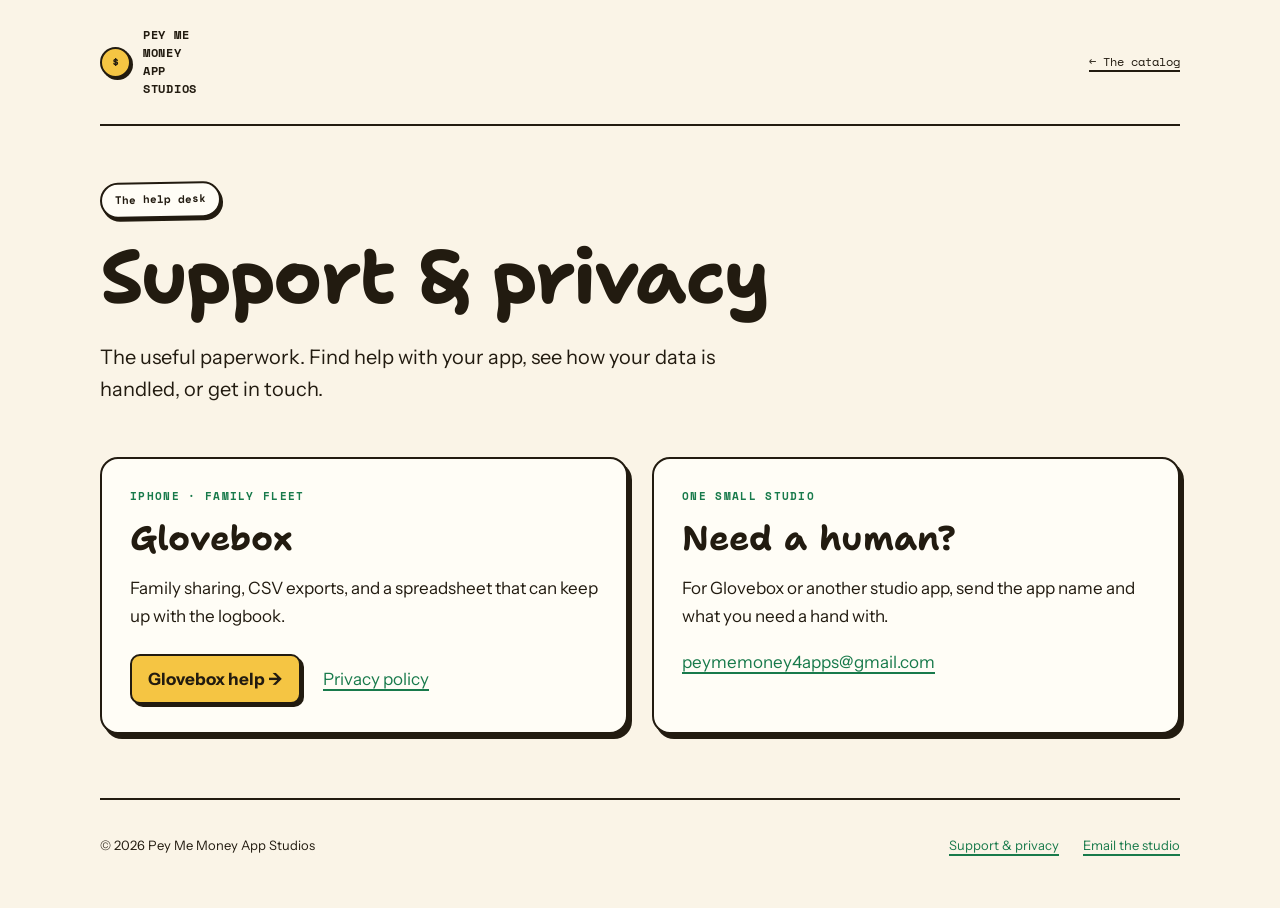
<file: support/index.html>
<!doctype html>
<html lang="en">
<head>
<meta charset="utf-8">
<meta name="viewport" content="width=device-width, initial-scale=1">
<title>Support &amp; privacy · Pey Me Money App Studios</title>
<meta name="description" content="Help, privacy information, and contact details for Pey Me Money App Studios.">
<link rel="canonical" href="https://peytoncchen.github.io/support/">
<link rel="preconnect" href="https://fonts.googleapis.com">
<link rel="preconnect" href="https://fonts.gstatic.com" crossorigin>
<link rel="stylesheet" href="/support/support.css">
</head>
<body>
<a class="skip" href="#main">Skip to content</a>
<header class="site-header wrap">
  <a class="brand" href="/"><span class="coin" aria-hidden="true">$</span><span>Pey Me Money<br>App Studios</span></a>
  <a class="back" href="/">← The catalog</a>
</header>
<main id="main" class="wrap">
<div class="hero">
  <span class="stamp">The help desk</span>
  <h1>Support &amp; privacy</h1>
  <p class="lede">The useful paperwork. Find help with your app, see how your data is handled, or get in touch.</p>
</div>
<div class="cards">
  <section class="card" aria-labelledby="glovebox-title">
    <p class="eyebrow">iPhone · family fleet</p>
    <h2 id="glovebox-title">Glovebox</h2>
    <p>Family sharing, CSV exports, and a spreadsheet that can keep up with the logbook.</p>
    <div class="actions"><a class="button" href="/support/glovebox/">Glovebox help →</a><a href="/support/glovebox/privacy/">Privacy policy</a></div>
  </section>
  <section class="card" aria-labelledby="contact-title">
    <p class="eyebrow">One small studio</p>
    <h2 id="contact-title">Need a human?</h2>
    <p>For Glovebox or another studio app, send the app name and what you need a hand with.</p>
    <p><a class="email" href="mailto:peymemoney4apps@gmail.com">peymemoney4apps@gmail.com</a></p>
  </section>
</div>
</main>
<footer class="site-footer wrap">
  <p>© 2026 Pey Me Money App Studios</p>
  <nav aria-label="Footer"><a href="/support/">Support &amp; privacy</a><a href="mailto:peymemoney4apps@gmail.com">Email the studio</a></nav>
</footer>
</body>
</html>
</file>
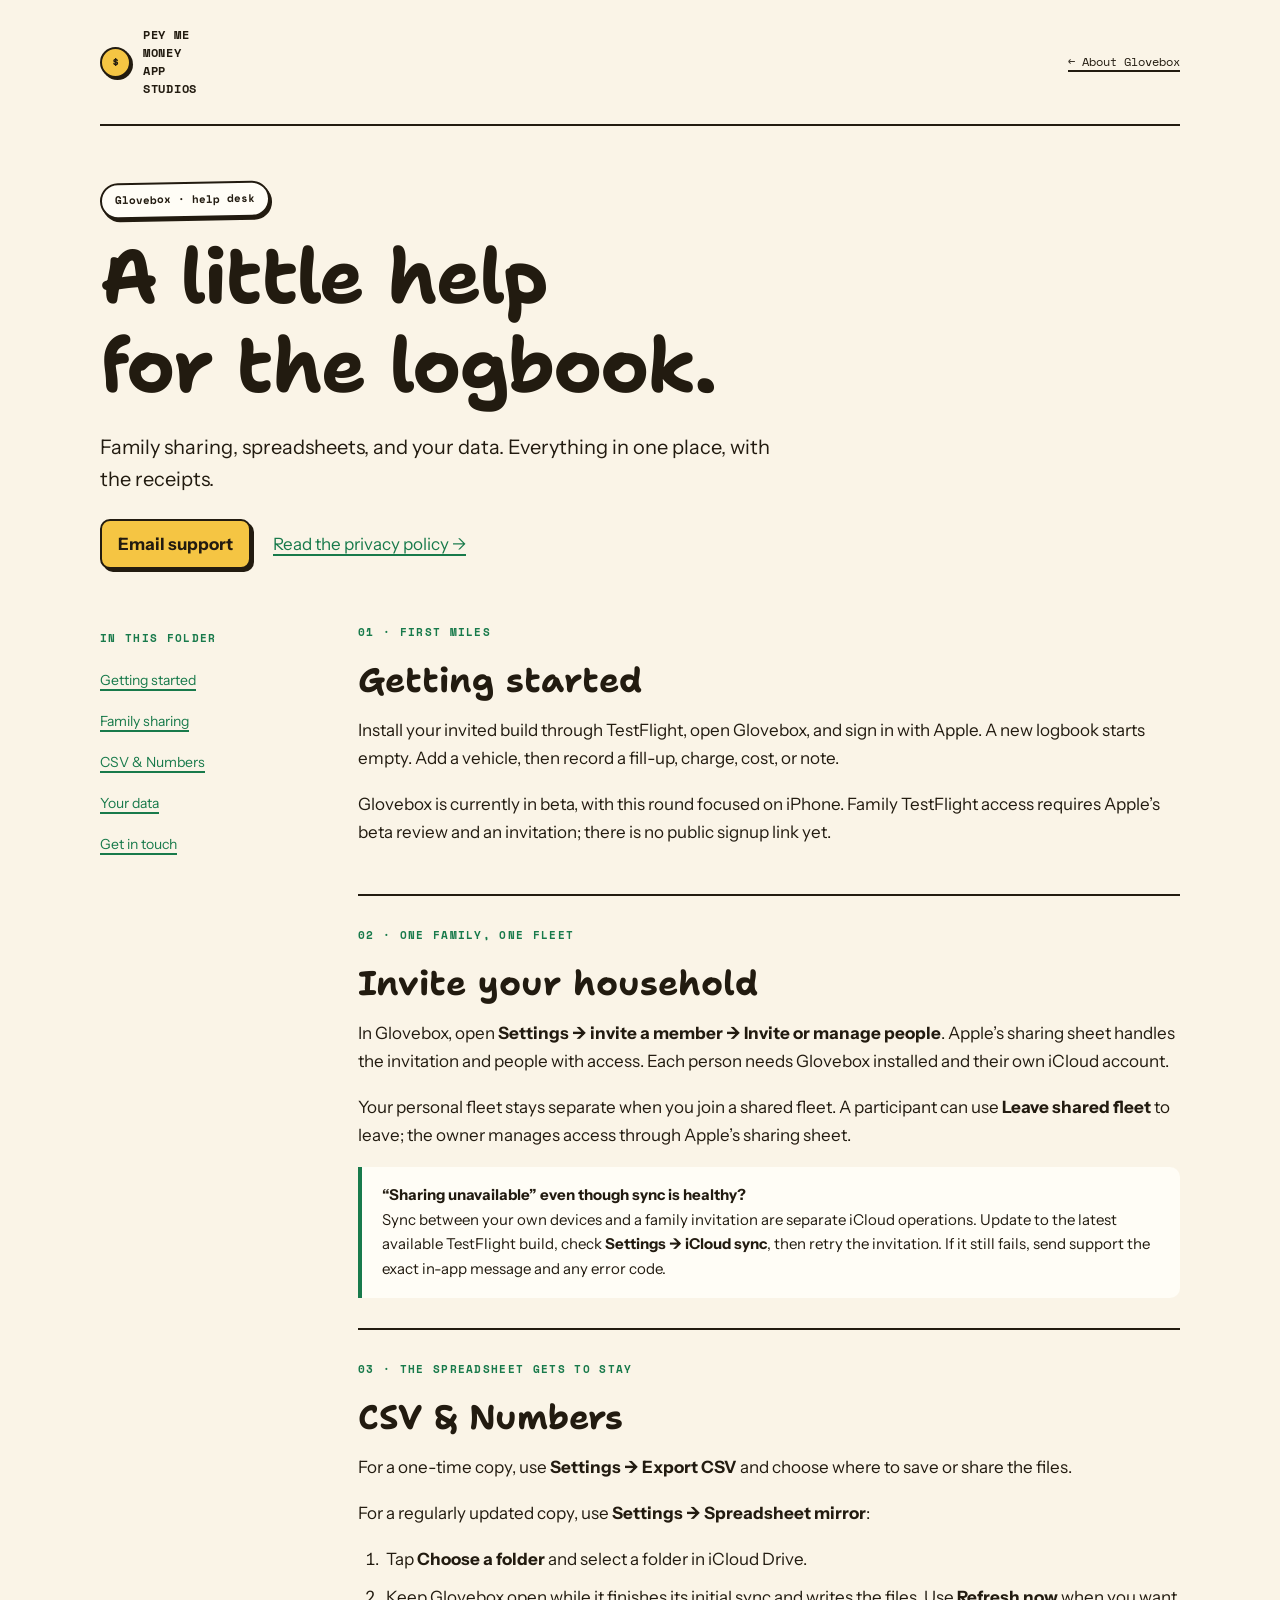
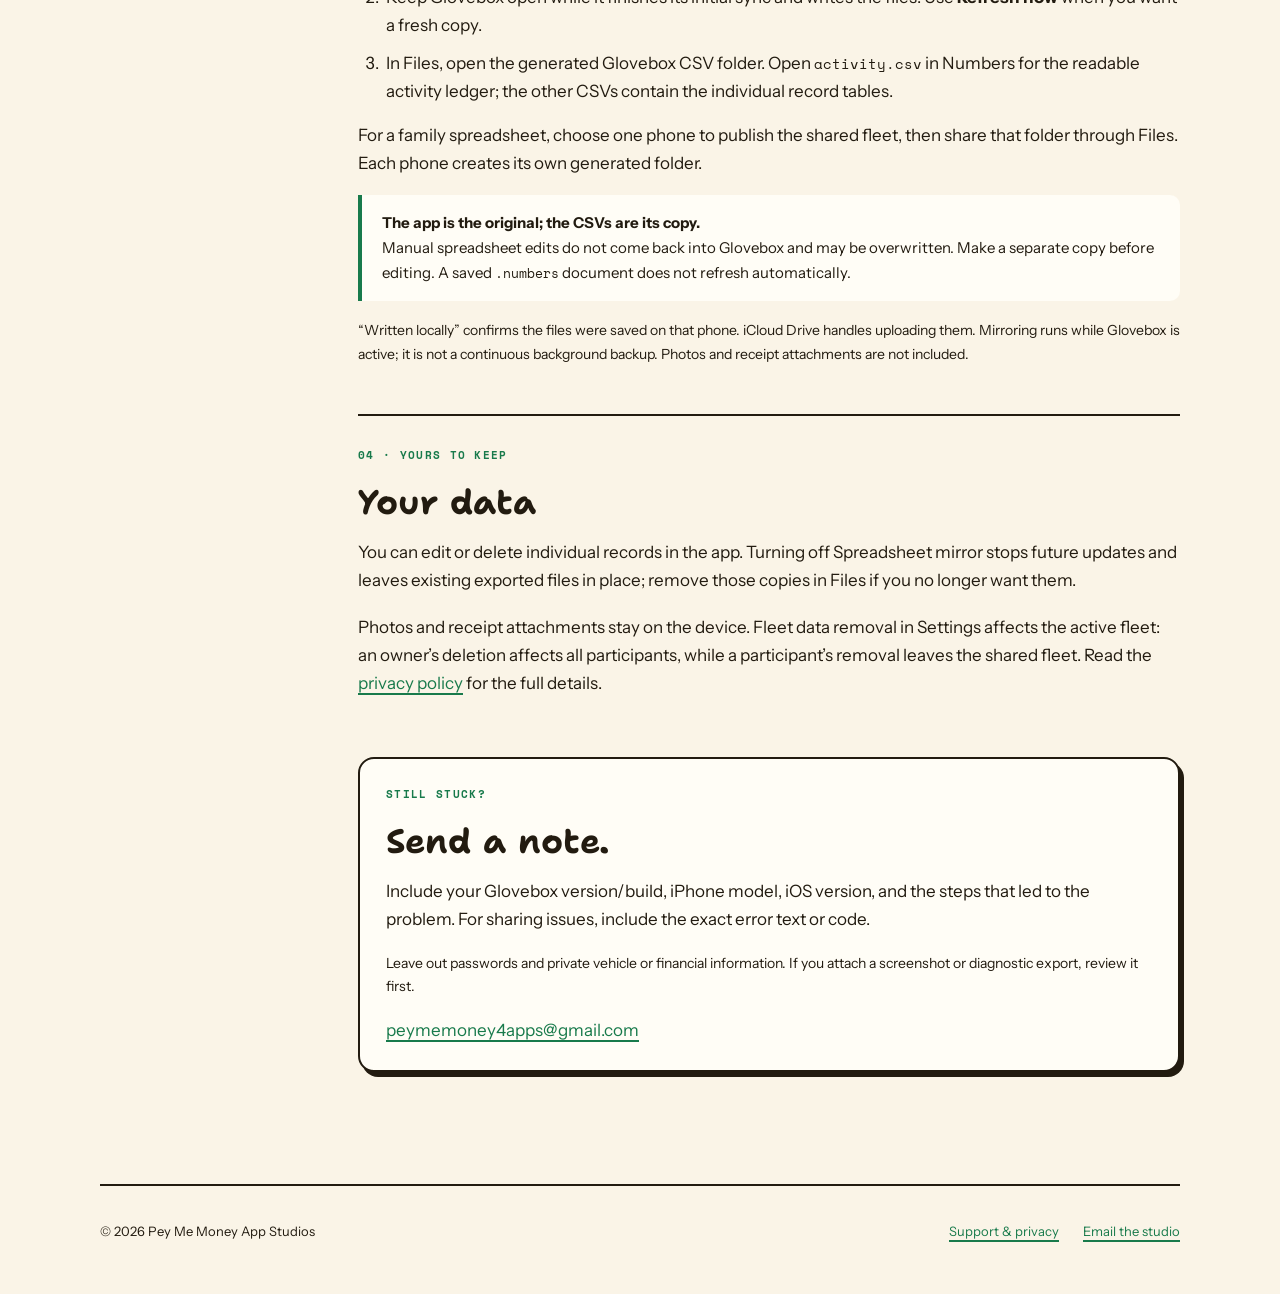
<file: support/glovebox/index.html>
<!doctype html>
<html lang="en">
<head>
<meta charset="utf-8">
<meta name="viewport" content="width=device-width, initial-scale=1">
<title>Glovebox support · Pey Me Money App Studios</title>
<meta name="description" content="Help with Glovebox family sharing, CSV export, Numbers, iCloud Drive, and your data.">
<link rel="canonical" href="https://peytoncchen.github.io/support/glovebox/">
<link rel="preconnect" href="https://fonts.googleapis.com">
<link rel="preconnect" href="https://fonts.gstatic.com" crossorigin>
<link rel="stylesheet" href="/support/support.css">
</head>
<body>
<a class="skip" href="#main">Skip to content</a>
<header class="site-header wrap">
  <a class="brand" href="/"><span class="coin" aria-hidden="true">$</span><span>Pey Me Money<br>App Studios</span></a>
  <a class="back" href="/#glovebox">← About Glovebox</a>
</header>
<main id="main" class="wrap">
<div class="hero">
  <span class="stamp">Glovebox · help desk</span>
  <h1>A little help<br>for the logbook.</h1>
  <p class="lede">Family sharing, spreadsheets, and your data. Everything in one place, with the receipts.</p>
  <div class="actions"><a class="button" href="mailto:peymemoney4apps@gmail.com?subject=Glovebox%20support">Email support</a><a href="/support/glovebox/privacy/">Read the privacy policy →</a></div>
</div>
<div class="guide">
  <nav class="toc" aria-label="On this page">
    <p class="eyebrow">In this folder</p>
    <a href="#getting-started">Getting started</a>
    <a href="#family-sharing">Family sharing</a>
    <a href="#spreadsheets">CSV &amp; Numbers</a>
    <a href="#your-data">Your data</a>
    <a href="#contact">Get in touch</a>
  </nav>
  <div class="content">
    <section id="getting-started">
      <p class="eyebrow">01 · First miles</p>
      <h2>Getting started</h2>
      <p>Install your invited build through TestFlight, open Glovebox, and sign in with Apple. A new logbook starts empty. Add a vehicle, then record a fill-up, charge, cost, or note.</p>
      <p>Glovebox is currently in beta, with this round focused on iPhone. Family TestFlight access requires Apple’s beta review and an invitation; there is no public signup link yet.</p>
    </section>
    <section id="family-sharing">
      <p class="eyebrow">02 · One family, one fleet</p>
      <h2>Invite your household</h2>
      <p>In Glovebox, open <strong>Settings → invite a member → Invite or manage people</strong>. Apple’s sharing sheet handles the invitation and people with access. Each person needs Glovebox installed and their own iCloud account.</p>
      <p>Your personal fleet stays separate when you join a shared fleet. A participant can use <strong>Leave shared fleet</strong> to leave; the owner manages access through Apple’s sharing sheet.</p>
      <div class="note"><strong>“Sharing unavailable” even though sync is healthy?</strong><br>Sync between your own devices and a family invitation are separate iCloud operations. Update to the latest available TestFlight build, check <strong>Settings → iCloud sync</strong>, then retry the invitation. If it still fails, send support the exact in-app message and any error code.</div>
    </section>
    <section id="spreadsheets">
      <p class="eyebrow">03 · The spreadsheet gets to stay</p>
      <h2>CSV &amp; Numbers</h2>
      <p>For a one-time copy, use <strong>Settings → Export CSV</strong> and choose where to save or share the files.</p>
      <p>For a regularly updated copy, use <strong>Settings → Spreadsheet mirror</strong>:</p>
      <ol>
        <li>Tap <strong>Choose a folder</strong> and select a folder in iCloud Drive.</li>
        <li>Keep Glovebox open while it finishes its initial sync and writes the files. Use <strong>Refresh now</strong> when you want a fresh copy.</li>
        <li>In Files, open the generated Glovebox CSV folder. Open <code>activity.csv</code> in Numbers for the readable activity ledger; the other CSVs contain the individual record tables.</li>
      </ol>
      <p>For a family spreadsheet, choose one phone to publish the shared fleet, then share that folder through Files. Each phone creates its own generated folder.</p>
      <div class="note"><strong>The app is the original; the CSVs are its copy.</strong><br>Manual spreadsheet edits do not come back into Glovebox and may be overwritten. Make a separate copy before editing. A saved <code>.numbers</code> document does not refresh automatically.</div>
      <p class="small" style="margin-top:18px">“Written locally” confirms the files were saved on that phone. iCloud Drive handles uploading them. Mirroring runs while Glovebox is active; it is not a continuous background backup. Photos and receipt attachments are not included.</p>
    </section>
    <section id="your-data">
      <p class="eyebrow">04 · Yours to keep</p>
      <h2>Your data</h2>
      <p>You can edit or delete individual records in the app. Turning off Spreadsheet mirror stops future updates and leaves existing exported files in place; remove those copies in Files if you no longer want them.</p>
      <p>Photos and receipt attachments stay on the device. Fleet data removal in Settings affects the active fleet: an owner’s deletion affects all participants, while a participant’s removal leaves the shared fleet. Read the <a href="/support/glovebox/privacy/">privacy policy</a> for the full details.</p>
    </section>
    <section id="contact" class="contact">
      <p class="eyebrow">Still stuck?</p>
      <h2>Send a note.</h2>
      <p>Include your Glovebox version/build, iPhone model, iOS version, and the steps that led to the problem. For sharing issues, include the exact error text or code.</p>
      <p class="small">Leave out passwords and private vehicle or financial information. If you attach a screenshot or diagnostic export, review it first.</p>
      <a class="email" href="mailto:peymemoney4apps@gmail.com?subject=Glovebox%20support">peymemoney4apps@gmail.com</a>
    </section>
  </div>
</div>
</main>
<footer class="site-footer wrap">
  <p>© 2026 Pey Me Money App Studios</p>
  <nav aria-label="Footer"><a href="/support/">Support &amp; privacy</a><a href="mailto:peymemoney4apps@gmail.com">Email the studio</a></nav>
</footer>
</body>
</html>
</file>
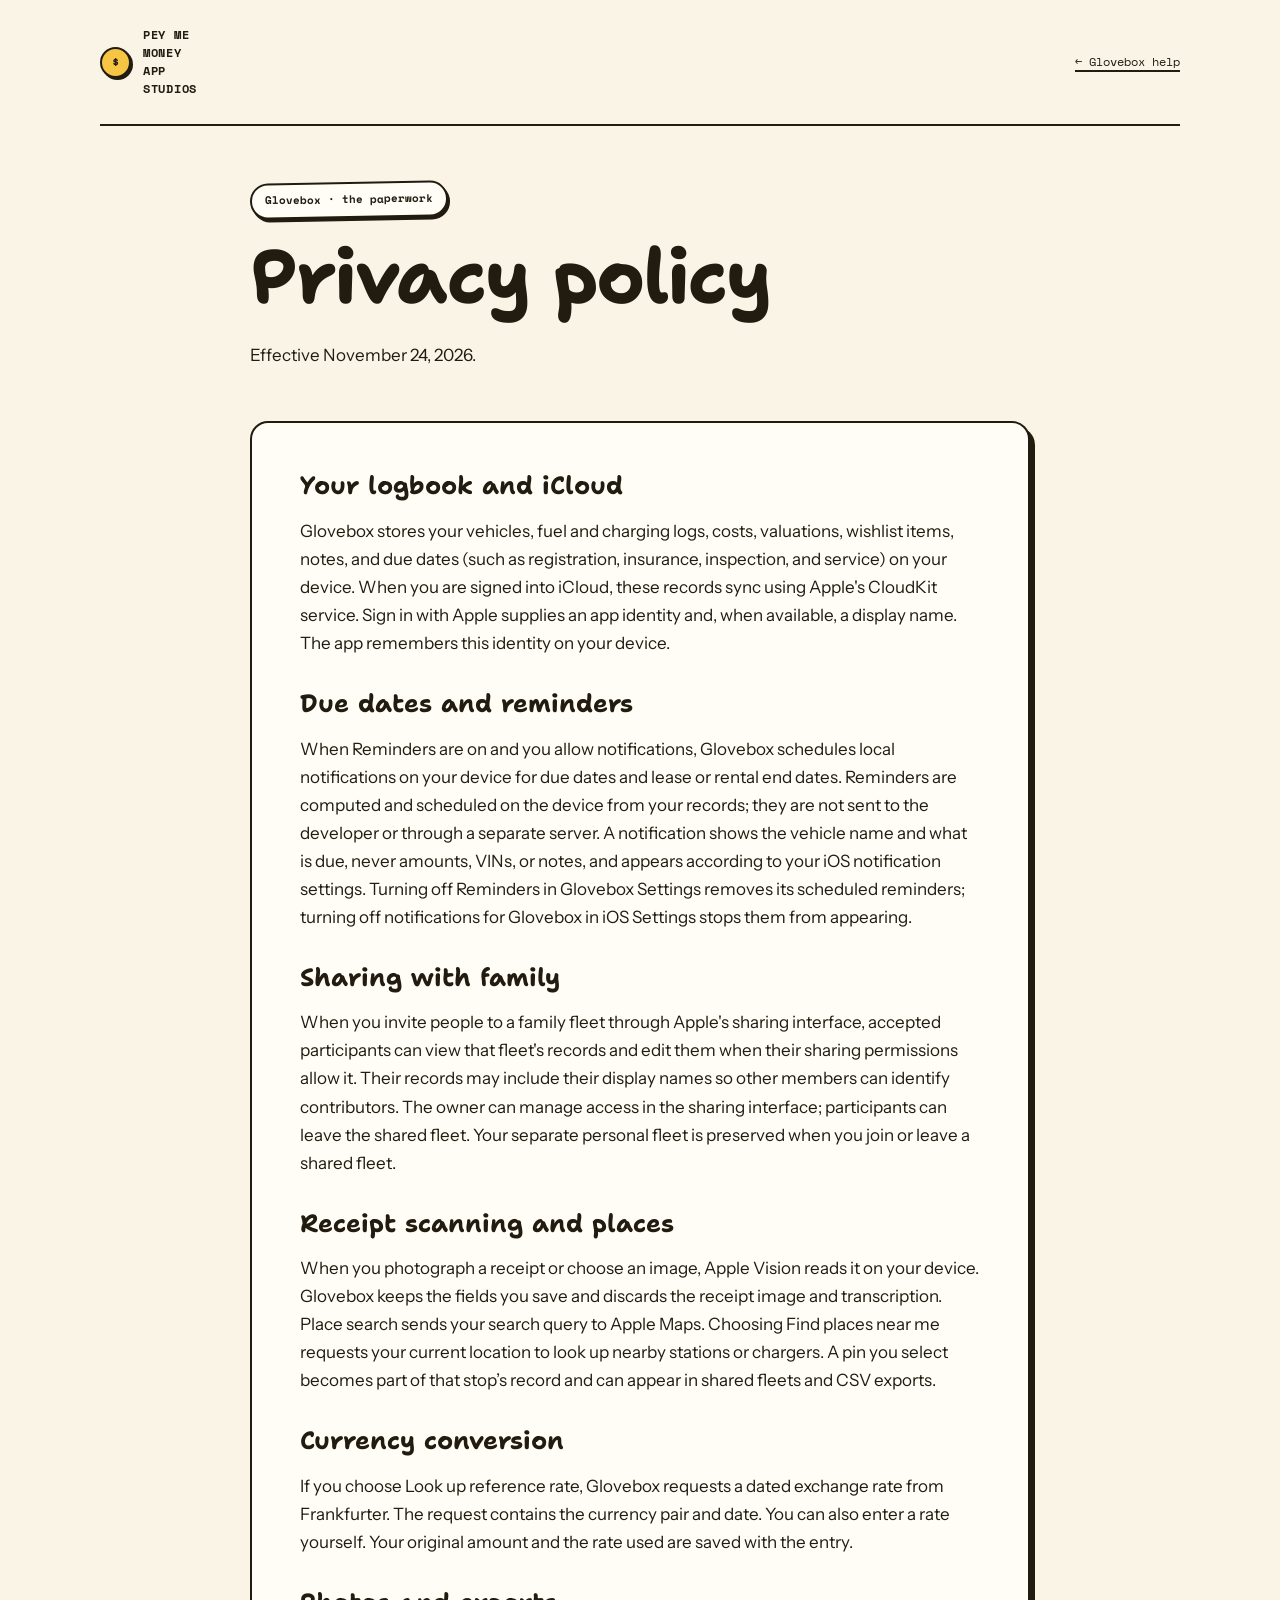
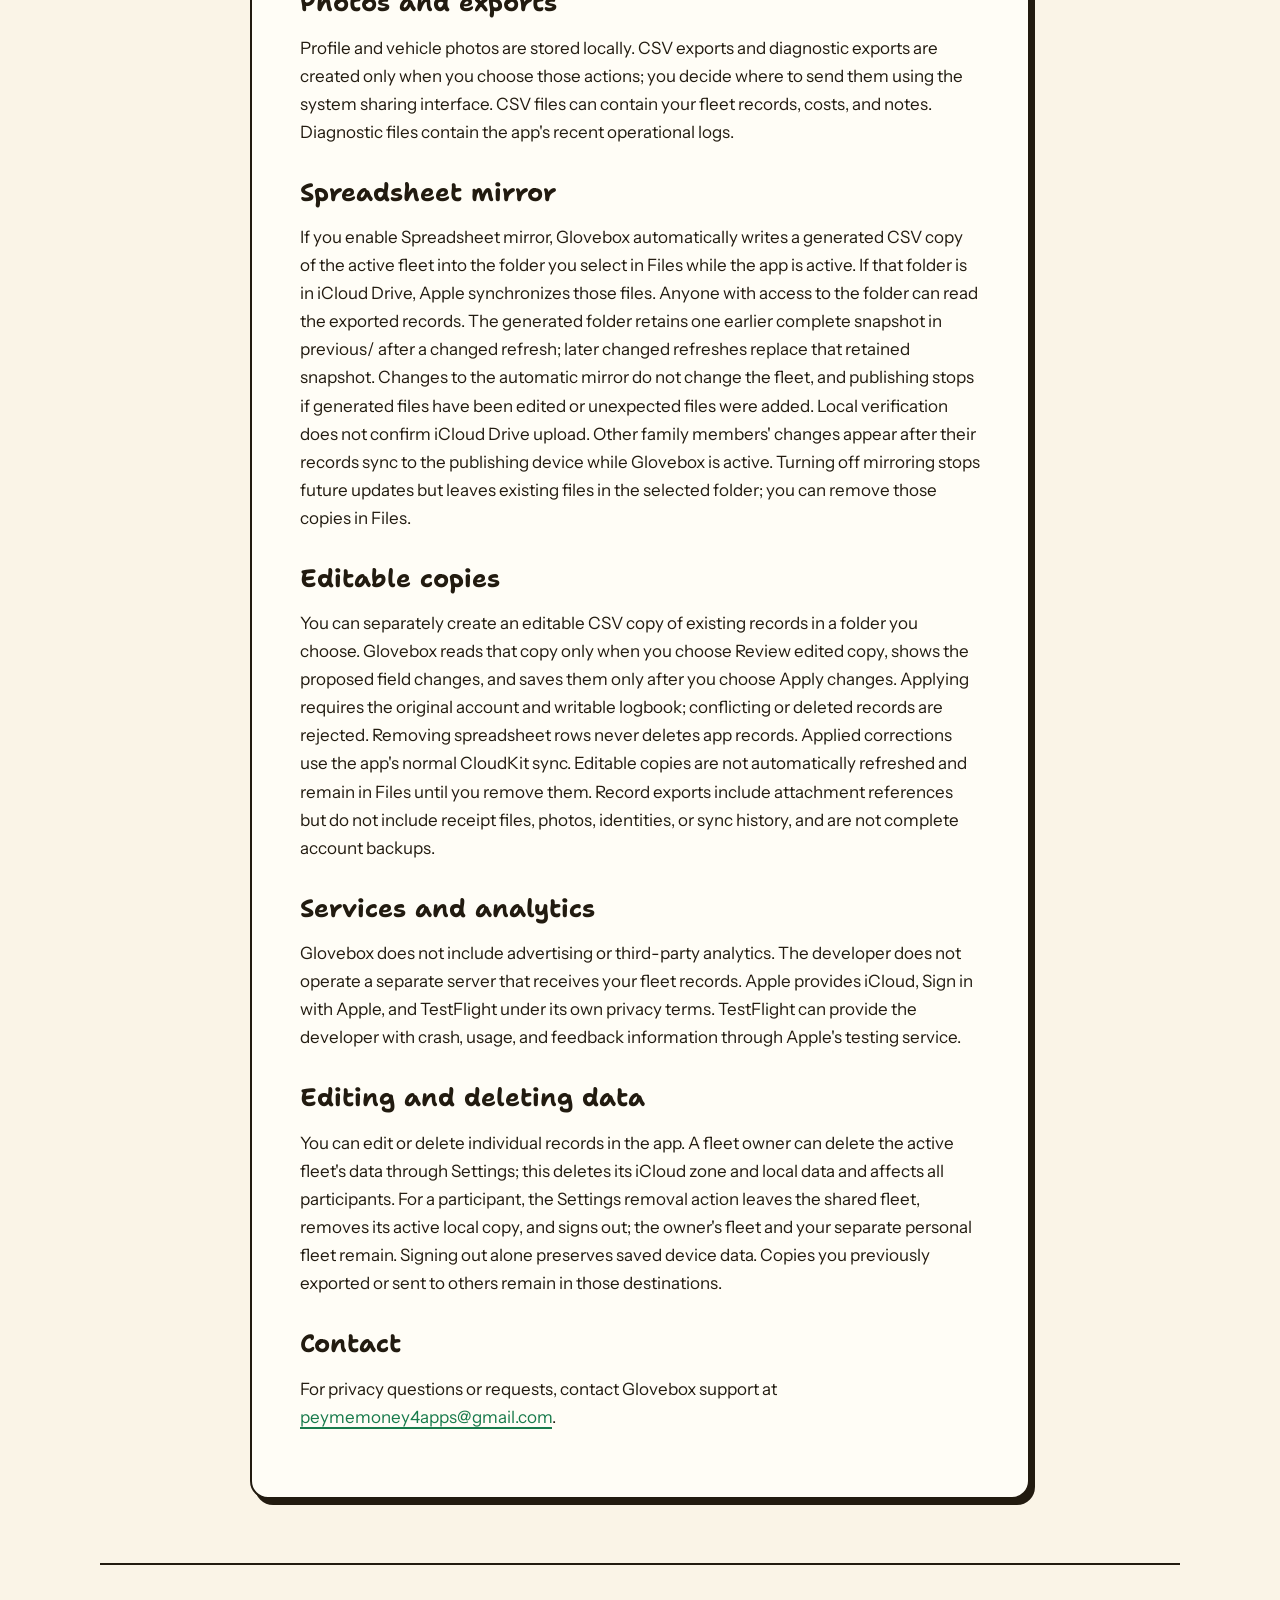
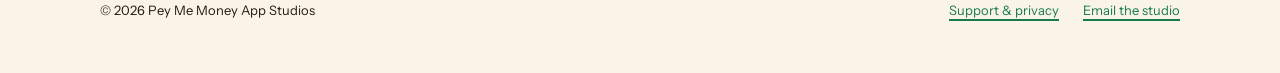
<file: support/glovebox/privacy/index.html>
<!doctype html>
<html lang="en">
<head>
<meta charset="utf-8">
<meta name="viewport" content="width=device-width, initial-scale=1">
<title>Glovebox privacy policy · Pey Me Money App Studios</title>
<meta name="description" content="How Glovebox handles your records, iCloud sharing, reminders, CSV exports, and data deletion.">
<link rel="canonical" href="https://peytoncchen.github.io/support/glovebox/privacy/">
<link rel="preconnect" href="https://fonts.googleapis.com">
<link rel="preconnect" href="https://fonts.gstatic.com" crossorigin>
<link rel="stylesheet" href="/support/support.css">
</head>
<body>
<a class="skip" href="#main">Skip to content</a>
<header class="site-header wrap">
  <a class="brand" href="/"><span class="coin" aria-hidden="true">$</span><span>Pey Me Money<br>App Studios</span></a>
  <a class="back" href="/support/glovebox/">← Glovebox help</a>
</header>
<main id="main" class="wrap"><div class="policy"><div class="hero"><span class="stamp">Glovebox · the paperwork</span><h1>Privacy policy</h1><p>Effective November 24, 2026.</p></div><article class="paper"><section><h2>Your logbook and iCloud</h2><p>Glovebox stores your vehicles, fuel and charging logs, costs, valuations, wishlist items, notes, and due dates (such as registration, insurance, inspection, and service) on your device. When you are signed into iCloud, these records sync using Apple&#x27;s CloudKit service. Sign in with Apple supplies an app identity and, when available, a display name. The app remembers this identity on your device.</p></section>
<section><h2>Due dates and reminders</h2><p>When Reminders are on and you allow notifications, Glovebox schedules local notifications on your device for due dates and lease or rental end dates. Reminders are computed and scheduled on the device from your records; they are not sent to the developer or through a separate server. A notification shows the vehicle name and what is due, never amounts, VINs, or notes, and appears according to your iOS notification settings. Turning off Reminders in Glovebox Settings removes its scheduled reminders; turning off notifications for Glovebox in iOS Settings stops them from appearing.</p></section>
<section><h2>Sharing with family</h2><p>When you invite people to a family fleet through Apple&#x27;s sharing interface, accepted participants can view that fleet&#x27;s records and edit them when their sharing permissions allow it. Their records may include their display names so other members can identify contributors. The owner can manage access in the sharing interface; participants can leave the shared fleet. Your separate personal fleet is preserved when you join or leave a shared fleet.</p></section>
<section><h2>Receipt scanning and places</h2><p>When you photograph a receipt or choose an image, Apple Vision reads it on your device. Glovebox keeps the fields you save and discards the receipt image and transcription. Place search sends your search query to Apple Maps. Choosing Find places near me requests your current location to look up nearby stations or chargers. A pin you select becomes part of that stop’s record and can appear in shared fleets and CSV exports.</p></section>
<section><h2>Currency conversion</h2><p>If you choose Look up reference rate, Glovebox requests a dated exchange rate from Frankfurter. The request contains the currency pair and date. You can also enter a rate yourself. Your original amount and the rate used are saved with the entry.</p></section>
<section><h2>Photos and exports</h2><p>Profile and vehicle photos are stored locally. CSV exports and diagnostic exports are created only when you choose those actions; you decide where to send them using the system sharing interface. CSV files can contain your fleet records, costs, and notes. Diagnostic files contain the app&#x27;s recent operational logs.</p></section>
<section><h2>Spreadsheet mirror</h2><p>If you enable Spreadsheet mirror, Glovebox automatically writes a generated CSV copy of the active fleet into the folder you select in Files while the app is active. If that folder is in iCloud Drive, Apple synchronizes those files. Anyone with access to the folder can read the exported records. The generated folder retains one earlier complete snapshot in previous/ after a changed refresh; later changed refreshes replace that retained snapshot. Changes to the automatic mirror do not change the fleet, and publishing stops if generated files have been edited or unexpected files were added. Local verification does not confirm iCloud Drive upload. Other family members&#x27; changes appear after their records sync to the publishing device while Glovebox is active. Turning off mirroring stops future updates but leaves existing files in the selected folder; you can remove those copies in Files.</p></section>
<section><h2>Editable copies</h2><p>You can separately create an editable CSV copy of existing records in a folder you choose. Glovebox reads that copy only when you choose Review edited copy, shows the proposed field changes, and saves them only after you choose Apply changes. Applying requires the original account and writable logbook; conflicting or deleted records are rejected. Removing spreadsheet rows never deletes app records. Applied corrections use the app&#x27;s normal CloudKit sync. Editable copies are not automatically refreshed and remain in Files until you remove them. Record exports include attachment references but do not include receipt files, photos, identities, or sync history, and are not complete account backups.</p></section>
<section><h2>Services and analytics</h2><p>Glovebox does not include advertising or third-party analytics. The developer does not operate a separate server that receives your fleet records. Apple provides iCloud, Sign in with Apple, and TestFlight under its own privacy terms. TestFlight can provide the developer with crash, usage, and feedback information through Apple&#x27;s testing service.</p></section>
<section><h2>Editing and deleting data</h2><p>You can edit or delete individual records in the app. A fleet owner can delete the active fleet&#x27;s data through Settings; this deletes its iCloud zone and local data and affects all participants. For a participant, the Settings removal action leaves the shared fleet, removes its active local copy, and signs out; the owner&#x27;s fleet and your separate personal fleet remain. Signing out alone preserves saved device data. Copies you previously exported or sent to others remain in those destinations.</p></section>
<section><h2>Contact</h2><p>For privacy questions or requests, contact Glovebox support at <a class="email" href="mailto:peymemoney4apps@gmail.com">peymemoney4apps@gmail.com</a>.</p></section></article></div></main>
<footer class="site-footer wrap">
  <p>© 2026 Pey Me Money App Studios</p>
  <nav aria-label="Footer"><a href="/support/">Support &amp; privacy</a><a href="mailto:peymemoney4apps@gmail.com">Email the studio</a></nav>
</footer>
</body>
</html>
</file>
<file: support/support.css>
@import url('https://fonts.googleapis.com/css2?family=Shantell+Sans:wght@500;700;800&family=Instrument+Sans:wght@400;500;600;700&family=Space+Mono:wght@400;700&display=swap');
:root { --paper:#FAF4E7; --card:#FFFDF6; --ink:#221B10; --money:#187A4B; --sun:#F5C543; }
* { box-sizing:border-box; }
html { background:var(--paper); color:var(--ink); scroll-padding-top:24px; }
body { margin:0; font-family:'Instrument Sans',sans-serif; -webkit-font-smoothing:antialiased; font-size:17px; line-height:1.65; }
a { color:var(--money); text-decoration-thickness:1.5px; text-underline-offset:4px; }
a:hover { text-decoration-thickness:3px; }
a:focus-visible, summary:focus-visible { outline:3px solid var(--money); outline-offset:5px; border-radius:3px; }
::selection { background:var(--sun); color:var(--ink); }
.skip { position:absolute; left:20px; top:-100px; padding:10px 16px; background:var(--card); z-index:5; }
.skip:focus { top:12px; }
.wrap { width:min(1080px,calc(100% - 48px)); margin-inline:auto; }
.site-header { display:flex; justify-content:space-between; align-items:center; gap:18px; flex-wrap:wrap; padding-block:26px; border-bottom:2px solid var(--ink); }
.brand { display:inline-flex; align-items:center; gap:12px; color:var(--ink); text-decoration:none; font-family:'Space Mono',monospace; font-size:12px; line-height:1.5; letter-spacing:.06em; font-weight:700; text-transform:uppercase; }
.coin { display:grid; place-items:center; flex:0 0 31px; height:31px; border:2px solid var(--ink); border-radius:50%; background:var(--sun); box-shadow:2px 2px 0 var(--ink); }
.back { display:inline-flex; align-items:center; min-height:44px; font-family:'Space Mono',monospace; font-size:12px; color:var(--ink); }
.eyebrow { font:700 11px/1.7 'Space Mono',monospace; text-transform:uppercase; letter-spacing:.12em; color:var(--money); }
h1,h2,h3 { font-family:'Shantell Sans',cursive; line-height:1.18; text-wrap:balance; }
h1 { font-size:clamp(42px,6vw,76px); margin:14px 0 20px; letter-spacing:-.025em; }
h2 { font-size:clamp(26px,3vw,34px); margin:0 0 16px; }
h3 { font-size:24px; margin:0 0 12px; }
p { margin:0 0 18px; }
.hero { padding:56px 0 34px; }
.hero .lede { max-width:690px; font-size:20px; line-height:1.6; }
.stamp { display:inline-block; font:700 11px/1.6 'Space Mono',monospace; border:2px solid var(--ink); border-radius:999px; padding:7px 13px; background:var(--card); box-shadow:2px 3px 0 var(--ink); transform:rotate(-1deg); }
.cards { display:grid; grid-template-columns:repeat(auto-fit,minmax(min(300px,100%),1fr)); gap:24px; }
.card { border:2px solid var(--ink); border-radius:18px; background:var(--card); padding:28px; box-shadow:4px 5px 0 var(--ink); }
.card p:last-child { margin-bottom:0; }
.card .eyebrow { margin-bottom:12px; }
.actions { display:flex; flex-wrap:wrap; gap:10px 22px; align-items:center; margin-top:24px; }
.actions a { min-height:44px; display:inline-flex; align-items:center; }
.button { border:2px solid var(--ink); border-radius:10px; padding:9px 16px; font-weight:700; background:var(--sun); box-shadow:3px 3px 0 var(--ink); color:var(--ink); text-decoration:none; }
.button:hover { transform:translate(-1px,-1px); box-shadow:4px 4px 0 var(--ink); }
.guide { display:grid; grid-template-columns:210px minmax(0,1fr); gap:48px; align-items:start; padding:20px 0 48px; }
.toc { position:sticky; top:24px; font-size:14px; padding-top:6px; }
.toc p { margin-bottom:12px; }
.toc a { display:block; padding:9px 0; }
.content { min-width:0; }
.content section { padding:30px 0; border-top:2px solid var(--ink); scroll-margin-top:24px; }
.content section:first-child { padding-top:0; border-top:0; }
.content .contact { border:2px solid var(--ink); padding:26px; border-radius:16px; background:var(--card); box-shadow:4px 5px 0 var(--ink); margin-top:12px; }
ol,ul { padding-left:24px; margin:16px 0; }
li { padding-left:4px; margin:10px 0; }
.note { padding:16px 20px; border-left:4px solid var(--money); background:var(--card); border-radius:0 10px 10px 0; font-size:15px; }
.small { font-size:14px; }
code { font-family:'Space Mono',monospace; font-size:.85em; overflow-wrap:anywhere; }
.email { overflow-wrap:anywhere; }
.policy { max-width:780px; margin-inline:auto; }
.policy .paper { padding:clamp(22px,5vw,48px); border:2px solid var(--ink); border-radius:18px; background:var(--card); box-shadow:5px 6px 0 var(--ink); }
.policy section+section { margin-top:32px; }
.policy h2 { font-size:25px; }
.site-footer { display:flex; justify-content:space-between; align-items:center; gap:16px 28px; flex-wrap:wrap; margin-top:64px; padding:24px 0 40px; border-top:2px solid var(--ink); font-size:13px; }
.site-footer p { margin:0; }
.site-footer nav { display:flex; gap:12px 24px; flex-wrap:wrap; }
.site-footer a { min-height:44px; display:inline-flex; align-items:center; }
@media(max-width:680px) { .wrap { width:calc(100% - 40px); } .site-header { padding-block:18px; gap:8px; } .brand { font-size:10px; } .hero { padding-top:36px; } .hero .lede { font-size:18px; } .guide { grid-template-columns:1fr; gap:24px; } .toc { position:static; border-block:2px solid var(--ink); padding:14px 0; display:flex; gap:0 20px; flex-wrap:wrap; } .toc p { flex-basis:100%; margin:0; } .toc a { padding-block:10px; } .card { padding:24px; } .site-footer { margin-top:40px; } }
@media(prefers-reduced-motion:reduce) { .stamp { transform:none; } .button:hover { transform:none; } }
</file>
